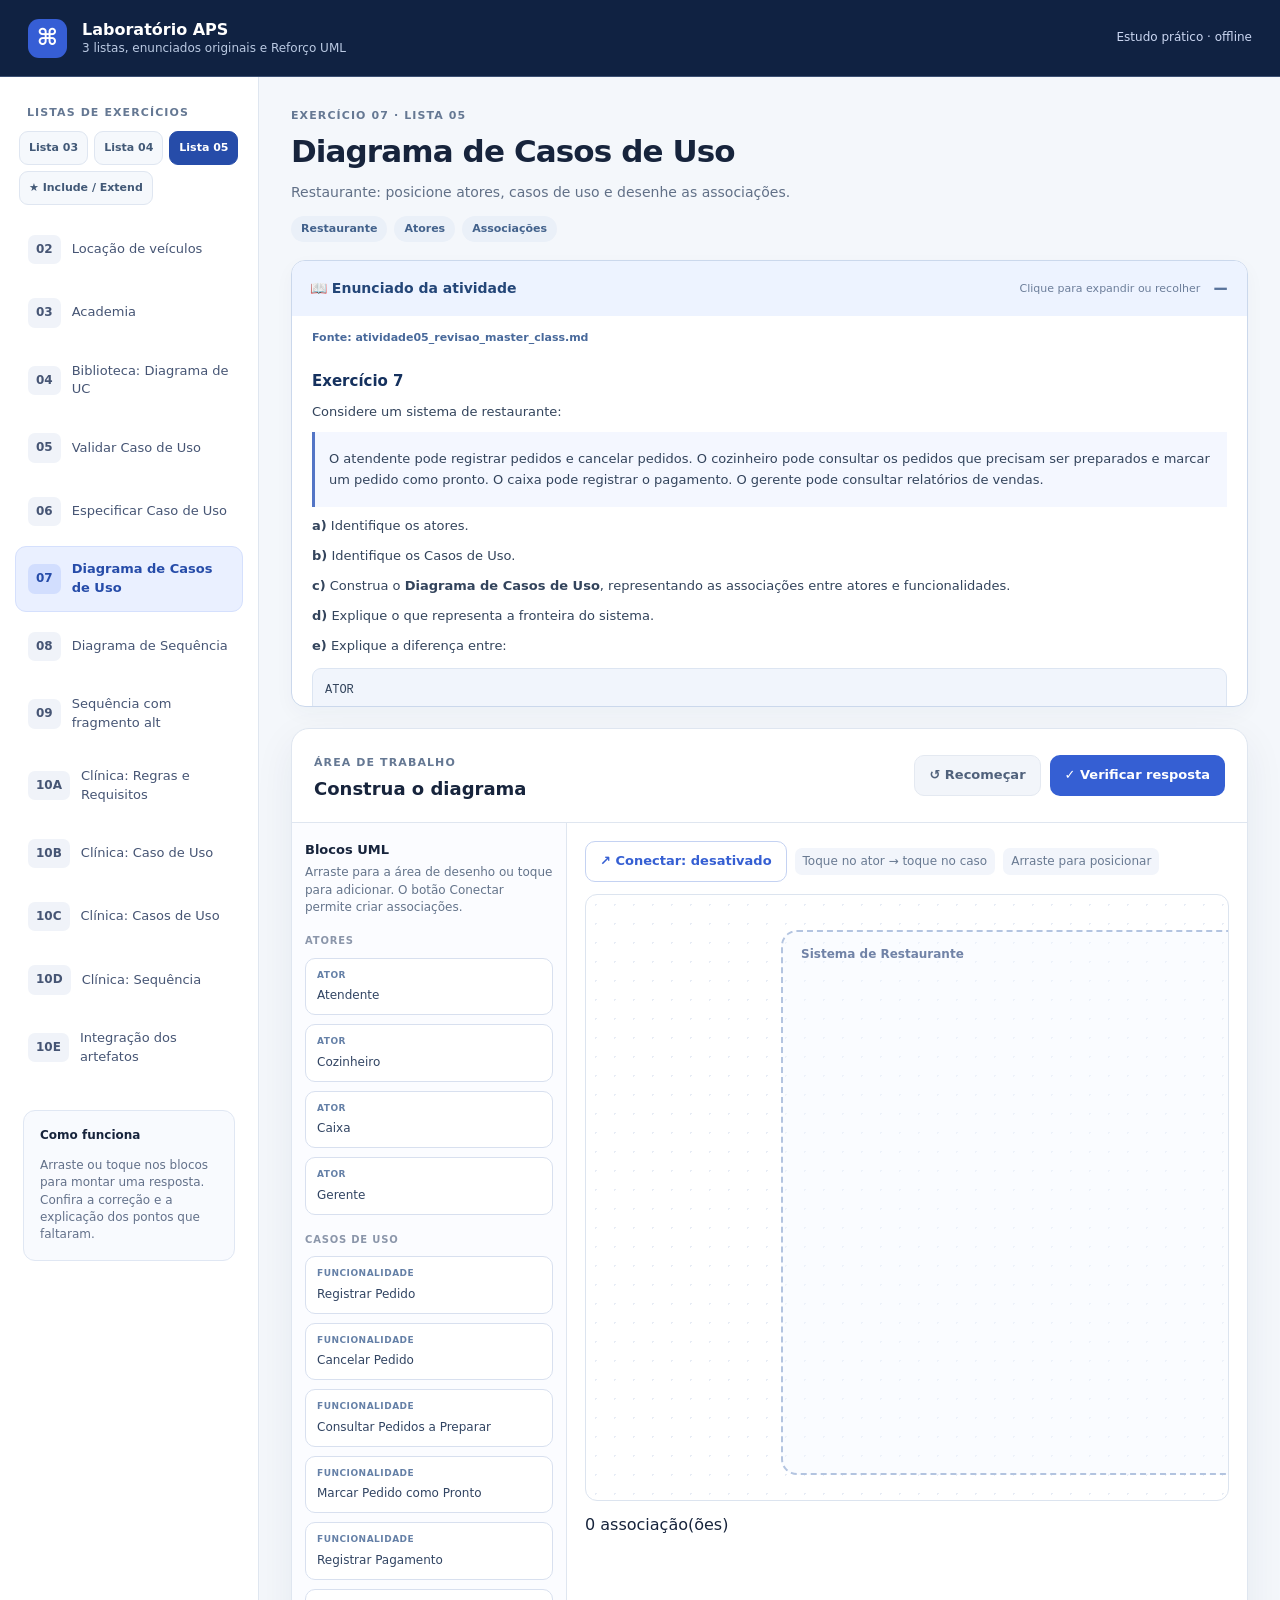
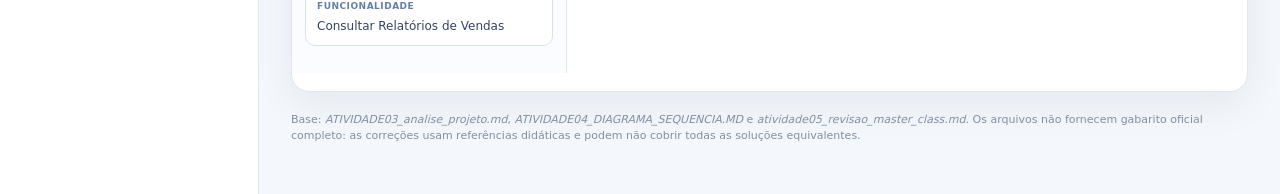
<file: index.html>
<!doctype html>
<html lang="pt-BR">
<head>
  <meta charset="utf-8">
  <meta name="viewport" content="width=device-width, initial-scale=1">
  <meta name="theme-color" content="#0b1730">
  <title>Laboratório APS — 3 listas + Reforço UML</title>
  <link rel="stylesheet" href="style.css">
</head>
<body>
  <header class="topbar">
    <div class="brand-icon" aria-hidden="true">⌘</div>
    <div class="brand-copy">
      <strong>Laboratório APS</strong>
      <span>3 listas, enunciados originais e Reforço UML</span>
    </div>
    <div class="topbar-right">Estudo prático · offline</div>
  </header>

  <div class="app-shell">
    <aside class="sidebar">
      <div class="sidebar-title">LISTAS DE EXERCÍCIOS</div>
      <div class="list-filter" aria-label="Filtrar por lista">
        <button type="button" class="list-tab" data-list="Lista 03">Lista 03</button>
        <button type="button" class="list-tab" data-list="Lista 04">Lista 04</button>
        <button type="button" class="list-tab" data-list="Lista 05">Lista 05</button>
        <button type="button" class="list-tab" data-list="Reforço UML">★ Include / Extend</button>
      </div>
      <nav id="exercise-list" aria-label="Escolha o exercício"></nav>
      <div class="sidebar-note">
        <strong>Como funciona</strong>
        <p>Arraste ou toque nos blocos para montar uma resposta. Confira a correção e a explicação dos pontos que faltaram.</p>
      </div>
    </aside>

    <main class="main-content">
      <section class="intro">
        <div class="eyebrow" id="exercise-id">EXERCÍCIO 07</div>
        <h1 id="exercise-title">Diagramas de Casos de Uso</h1>
        <p id="exercise-description"></p>
        <div class="legend" id="exercise-tags"></div>
        <details id="statement-panel" class="statement-panel" open><summary><span>📖 Enunciado da atividade</span><span class="statement-hint">Clique para expandir ou recolher</span></summary><div id="statement-source" class="statement-source"></div><div id="statement-body" class="statement-body"></div></details>
      </section>

      <section class="workspace-panel" aria-label="Editor interativo">
        <div class="panel-heading">
          <div>
            <span class="panel-eyebrow">ÁREA DE TRABALHO</span>
            <h2 id="workspace-title">Construa sua resposta</h2>
          </div>
          <div class="toolbar">
            <button id="reset-button" class="btn btn-subtle" type="button">↺ Recomeçar</button>
            <button id="check-button" class="btn btn-primary" type="button">✓ Verificar resposta</button>
          </div>
        </div>

        <div class="workspace-layout" id="workspace-layout"></div>
        <div class="feedback" id="feedback" aria-live="polite"></div>
      </section>

      <footer class="footer">
        Base: <em>ATIVIDADE03_analise_projeto.md</em>, <em>ATIVIDADE04_DIAGRAMA_SEQUENCIA.MD</em> e <em>atividade05_revisao_master_class.md</em>.
        Os arquivos não fornecem gabarito oficial completo: as correções usam referências didáticas e podem não cobrir todas as soluções equivalentes.
      </footer>
    </main>
  </div>

  <script src="app.js" defer></script>
</body>
</html>
</file>
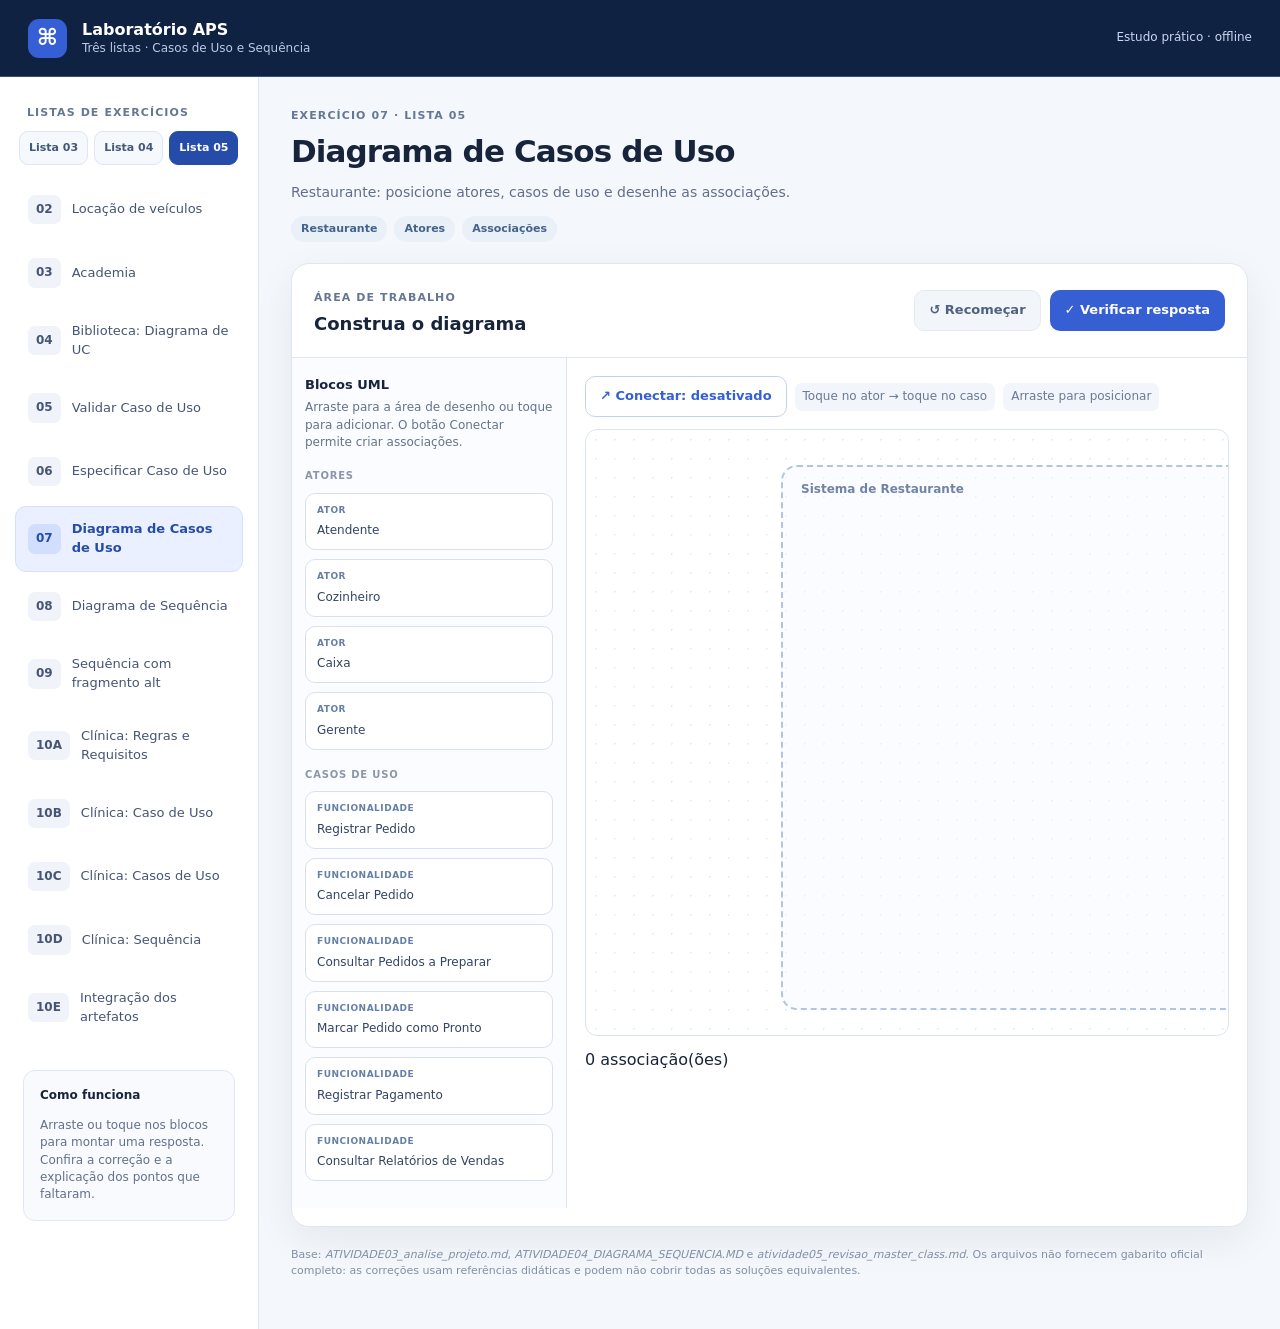
<file: estudos_lista/index.html>
<!doctype html>
<html lang="pt-BR">
<head>
  <meta charset="utf-8">
  <meta name="viewport" content="width=device-width, initial-scale=1">
  <meta name="theme-color" content="#0b1730">
  <title>Laboratório APS — 3 listas</title>
  <link rel="stylesheet" href="style.css">
</head>
<body>
  <header class="topbar">
    <div class="brand-icon" aria-hidden="true">⌘</div>
    <div class="brand-copy">
      <strong>Laboratório APS</strong>
      <span>Três listas · Casos de Uso e Sequência</span>
    </div>
    <div class="topbar-right">Estudo prático · offline</div>
  </header>

  <div class="app-shell">
    <aside class="sidebar">
      <div class="sidebar-title">LISTAS DE EXERCÍCIOS</div>
      <div class="list-filter" aria-label="Filtrar por lista">
        <button type="button" class="list-tab" data-list="Lista 03">Lista 03</button>
        <button type="button" class="list-tab" data-list="Lista 04">Lista 04</button>
        <button type="button" class="list-tab" data-list="Lista 05">Lista 05</button>
      </div>
      <nav id="exercise-list" aria-label="Escolha o exercício"></nav>
      <div class="sidebar-note">
        <strong>Como funciona</strong>
        <p>Arraste ou toque nos blocos para montar uma resposta. Confira a correção e a explicação dos pontos que faltaram.</p>
      </div>
    </aside>

    <main class="main-content">
      <section class="intro">
        <div class="eyebrow" id="exercise-id">EXERCÍCIO 07</div>
        <h1 id="exercise-title">Diagramas de Casos de Uso</h1>
        <p id="exercise-description"></p>
        <div class="legend" id="exercise-tags"></div>
      </section>

      <section class="workspace-panel" aria-label="Editor interativo">
        <div class="panel-heading">
          <div>
            <span class="panel-eyebrow">ÁREA DE TRABALHO</span>
            <h2 id="workspace-title">Construa sua resposta</h2>
          </div>
          <div class="toolbar">
            <button id="reset-button" class="btn btn-subtle" type="button">↺ Recomeçar</button>
            <button id="check-button" class="btn btn-primary" type="button">✓ Verificar resposta</button>
          </div>
        </div>

        <div class="workspace-layout" id="workspace-layout"></div>
        <div class="feedback" id="feedback" aria-live="polite"></div>
      </section>

      <footer class="footer">
        Base: <em>ATIVIDADE03_analise_projeto.md</em>, <em>ATIVIDADE04_DIAGRAMA_SEQUENCIA.MD</em> e <em>atividade05_revisao_master_class.md</em>.
        Os arquivos não fornecem gabarito oficial completo: as correções usam referências didáticas e podem não cobrir todas as soluções equivalentes.
      </footer>
    </main>
  </div>

  <script src="app.js"></script>
</body>
</html>
</file>
<file: style.css>
:root {
  --background: #f4f7fb;
  --white: #ffffff;
  --ink: #17243c;
  --muted: #64748b;
  --border: #dfe6f0;
  --navy: #102242;
  --navy-light: #243a62;
  --blue: #355fd3;
  --blue-light: #eaf0ff;
  --green: #17754d;
  --green-bg: #e9f9f1;
  --red: #a43b35;
  --red-bg: #fff0ed;
  --orange: #9c621c;
  --orange-bg: #fff5e6;
  --shadow: 0 13px 40px rgba(20, 44, 80, .065);
}

* { box-sizing: border-box; }

body {
  margin: 0;
  min-height: 100vh;
  background: var(--background);
  color: var(--ink);
  font-family: Inter, system-ui, -apple-system, BlinkMacSystemFont, "Segoe UI", sans-serif;
  line-height: 1.45;
}

button, select { font: inherit; }
button { cursor: pointer; }
button:disabled { opacity: .4; cursor: not-allowed; }
button:focus-visible, select:focus-visible, .palette-card:focus-visible, .canvas-node:focus-visible {
  outline: 3px solid #90afff;
  outline-offset: 3px;
}

.topbar {
  height: 77px;
  padding: 0 28px;
  background: var(--navy);
  color: white;
  display: flex;
  gap: 15px;
  align-items: center;
  border-bottom: 1px solid #3b4f72;
}
.brand-icon {
  display: grid;
  place-items: center;
  width: 39px;
  height: 39px;
  background: #365ed5;
  border-radius: 11px;
  font-size: 23px;
  font-weight: 700;
}
.brand-copy { display: flex; flex-direction: column; line-height: 1.3; }
.brand-copy strong { font-size: 16px; }
.brand-copy span { color: #bbcae3; font-size: 12px; }
.topbar-right { margin-left: auto; font-size: 12px; color: #cbd7f2; }

.app-shell { display: flex; min-height: calc(100vh - 77px); }
.sidebar {
  width: 259px;
  flex-shrink: 0;
  background: var(--white);
  border-right: 1px solid var(--border);
  padding: 28px 15px;
}
.sidebar-title, .eyebrow, .panel-eyebrow {
  color: #657893;
  font-size: 11px;
  font-weight: 800;
  letter-spacing: 1.1px;
}
.sidebar-title { margin: 0 12px 16px; }
.exercise-item {
  width: 100%;
  display: flex;
  align-items: center;
  gap: 11px;
  padding: 13px 12px;
  margin-bottom: 6px;
  text-align: left;
  background: transparent;
  color: #465574;
  border: 1px solid transparent;
  border-radius: 11px;
}
.exercise-item:hover { background: #f0f4fc; }
.exercise-item.active {
  background: var(--blue-light);
  color: #264ca9;
  border-color: #d5e0fd;
  font-weight: 700;
}
.exercise-number {
  font-size: 12px;
  font-weight: 800;
  padding: 6px 8px;
  border-radius: 7px;
  background: #f0f3f9;
}
.exercise-item.active .exercise-number { background: #d2defe; }
.exercise-label { font-size: 13px; flex: 1; }
.sidebar-note {
  margin: 30px 8px;
  padding: 16px;
  border: 1px solid #e0e7f3;
  background: #f8fafe;
  border-radius: 12px;
  font-size: 12px;
}
.sidebar-note p { color: #63718a; margin-bottom: 0; }

.main-content { width: 100%; min-width: 0; max-width: 1620px; padding: 31px 32px 50px; }
.intro { margin-bottom: 21px; }
h1 { font-size: clamp(24px, 3vw, 31px); letter-spacing: -.9px; margin: 5px 0 8px; }
.intro p { color: #617087; font-size: 14px; margin: 0 0 14px; max-width: 940px; }
.legend { display: flex; flex-wrap: wrap; gap: 7px; }
.tag { color: #43628c; background: #eaf0f8; border-radius: 20px; font-size: 11px; padding: 5px 10px; font-weight: 650; }
.workspace-panel {
  background: white;
  border: 1px solid var(--border);
  box-shadow: var(--shadow);
  border-radius: 18px;
  overflow: hidden;
}
.panel-heading {
  padding: 20px 22px;
  border-bottom: 1px solid var(--border);
  display: flex;
  align-items: center;
  justify-content: space-between;
  gap: 16px;
  flex-wrap: wrap;
}
h2 { font-size: 18px; margin: 4px 0 0; }
.toolbar { display: flex; gap: 9px; flex-wrap: wrap; }
.btn {
  border: 1px solid transparent;
  border-radius: 10px;
  padding: 10px 14px;
  font-size: 13px;
  font-weight: 750;
  transition: background .15s, transform .15s;
}
.btn:active:not(:disabled) { transform: scale(.98); }
.btn-primary { background: var(--blue); color: white; }
.btn-primary:hover { background: #2448a9; }
.btn-subtle { background: #f2f5fa; color: #50617b; border-color: #e4e9f1; }
.btn-subtle:hover { background: #e7edf7; }
.btn-small { padding: 6px 9px; font-size: 11px; }
.btn-outline { background: white; color: var(--blue); border-color: #c4d2f2; }

.workspace-layout { display: flex; min-height: 530px; }
.palette {
  width: 275px;
  background: #fbfcff;
  padding: 18px 13px;
  border-right: 1px solid var(--border);
  flex-shrink: 0;
}
.palette h3 { margin: 0 0 4px; font-size: 13px; }
.palette-help { margin: 0 0 14px; color: var(--muted); font-size: 12px; }
.palette-card {
  display: block;
  width: 100%;
  text-align: left;
  background: white;
  border: 1px solid #d8e0ef;
  border-radius: 10px;
  margin-bottom: 9px;
  padding: 10px 11px;
  color: #314462;
  font-size: 12px;
  line-height: 1.5;
  touch-action: manipulation;
  cursor: grab;
}
.palette-card:hover { border-color: #819cea; background: #f8faff; }
.palette-card:active { cursor: grabbing; }
.palette-card.added { opacity: .38; background: #eef2f9; }
.card-type { display: block; text-transform: uppercase; letter-spacing: .5px; font-size: 9px; font-weight: 800; color: #6580a7; margin-bottom: 4px; }
.palette-split-title { font-size: 10px; letter-spacing: .8px; font-weight: 800; color: #8b96aa; margin: 18px 0 9px; }
.board-zone { flex: 1; min-width: 0; padding: 18px; }
.board-help { display: flex; flex-wrap: wrap; gap: 8px; margin-bottom: 12px; color: #697a92; font-size: 12px; align-items: center; }
.board-help .hint { padding: 5px 8px; border-radius: 7px; background: #f2f5fb; }

.diagram-scroller {
  width: 100%;
  overflow-x: auto;
  overflow-y: hidden;
  border: 1px solid #dce4ef;
  border-radius: 12px;
  background-color: #fff;
  background-image: radial-gradient(#e7ecf5 1px, transparent 1px);
  background-size: 19px 19px;
}
.diagram-stage { height: 605px; width: 985px; position: relative; }
.system-boundary {
  position: absolute;
  top: 35px;
  left: 195px;
  width: 765px;
  height: 545px;
  background: rgba(244, 249, 255, .48);
  border: 2px dashed #b3c4e0;
  border-radius: 16px;
  pointer-events: none;
}
.system-label { color: #7183a7; font-size: 12px; font-weight: 700; margin: 14px 18px; }
.connection-svg { position: absolute; inset: 0; pointer-events: none; }
.canvas-node {
  position: absolute;
  min-width: 118px;
  width: 168px;
  height: 65px;
  background: white;
  border: 2px solid #7c99c6;
  box-shadow: 0 3px 12px rgba(34, 61, 109, .09);
  display: grid;
  place-items: center;
  text-align: center;
  padding: 7px 12px;
  font-size: 12px;
  font-weight: 700;
  color: #334e75;
  user-select: none;
  touch-action: none;
  cursor: grab;
  z-index: 2;
}
.canvas-node.case { border-radius: 50%; background: #eaf0ff; }
.canvas-node.actor {
  border: none;
  background: transparent;
  box-shadow: none;
  width: 148px;
  height: 103px;
  display: flex;
  align-items: center;
  flex-direction: column;
  justify-content: center;
  gap: 0;
}
.canvas-node.actor svg { flex-shrink: 0; }
.canvas-node.selected { outline: 3px solid #f9bb57; outline-offset: 2px; }
.canvas-node.moving { cursor: grabbing; }
.inline-links { display: flex; flex-wrap: wrap; align-items: center; gap: 6px; margin-top: 12px; }
.link-pill { background: #f1f5fc; padding: 6px 9px; border-radius: 7px; font-size: 11px; }
.link-pill button { background: transparent; border: 0; color: #b65b52; font-weight: 800; padding: 0 0 0 6px; }

.connect-active { background: #fff3dd; border-color: #f1cc7f; color: #80531d; }

.case-sections { display: flex; flex-direction: column; gap: 12px; }
.case-section {
  border: 1px dashed #c8d5e9;
  border-radius: 12px;
  min-height: 90px;
  background: #f9fbff;
  padding: 12px;
}
.case-section.active { border: 2px solid #5a7fdc; background: #f4f7ff; }
.section-heading { display: flex; align-items: center; justify-content: space-between; gap: 8px; margin-bottom: 10px; }
.section-heading strong { font-size: 12px; }
.section-count { font-size: 11px; color: #8292a7; }
.case-block {
  background: white;
  border: 1px solid #d7e2f2;
  padding: 10px;
  border-radius: 9px;
  font-size: 12px;
  margin-top: 7px;
  display: flex;
  gap: 9px;
  align-items: flex-start;
}
.case-block span { flex: 1; }
.case-block-actions { white-space: nowrap; display: flex; gap: 3px; }
.mini-btn { background: #edf2fa; color: #59718f; border: none; border-radius: 5px; padding: 2px 5px; font-size: 12px; }
.mini-btn:hover { background: #d7e4fb; }
.section-empty { color: #9ba9bd; font-size: 11px; font-style: italic; }

.participants-row { display: flex; flex-wrap: wrap; align-items: stretch; gap: 8px; margin: 10px 0; min-height: 64px; }
.participant-tile {
  background: #ecf3ff;
  border: 1px solid #c5d5f1;
  padding: 7px 10px;
  border-radius: 9px;
  font-size: 11px;
  color: #37547e;
  font-weight: 750;
}
.participant-actions { display: flex; gap: 5px; justify-content: center; margin-top: 5px; }
.participant-actions button { font-size: 11px; padding: 2px 5px; border: none; border-radius: 5px; color: #5e7cb4; background: #dbe7fc; }
.message-legend { display:flex; flex-wrap:wrap; align-items:center; gap:17px; margin: 0 0 10px; color:#4a5e7a; font-size:11px; font-weight:650; }
.message-legend span { display:inline-flex; align-items:center; gap:5px; }
.message-legend svg { flex-shrink:0; }
.sequence-preview { overflow: auto; border: 1px solid #dce4ef; border-radius: 12px; background: white; margin: 0 0 18px; }
.sequence-preview svg { display: block; }
.step-list { list-style: none; padding: 0; margin: 0; }
.step-row {
  display: grid;
  grid-template-columns: 30px minmax(145px, 1.3fr) minmax(115px, 1fr) minmax(115px, 1fr) minmax(115px, .8fr) 79px;
  gap: 8px;
  align-items: center;
  border: 1px solid #e0e7f3;
  border-radius: 9px;
  padding: 8px;
  margin-bottom: 8px;
  background: #f9fbff;
}
.step-row select { width: 100%; min-width: 0; background: white; border: 1px solid #cbd5e3; border-radius: 7px; font-size: 11px; padding: 7px 5px; }
.step-row .step-action { font-size: 11px; font-weight: 700; overflow-wrap: anywhere; }
.step-row .step-number { color: #738aab; font-weight: 800; font-size: 11px; }
.step-controls { display: flex; gap: 3px; }
.step-controls button { background: #e7eef9; border: 0; border-radius: 5px; padding: 5px 6px; font-size: 12px; }
.step-empty { font-size: 12px; color: #93a2b7; padding: 22px; text-align: center; border: 2px dashed #d8e2f1; border-radius: 10px; }

.feedback { padding: 0 22px 18px; }
.feedback:not(:empty) { padding-top: 19px; border-top: 1px solid var(--border); }
.feedback h3 { margin: 0 0 10px; font-size: 16px; }
.feedback-summary { display: flex; align-items: center; justify-content: space-between; gap: 12px; flex-wrap: wrap; margin-bottom: 16px; }
.feedback-score { font-size: 26px; font-weight: 800; letter-spacing: -1px; }
.feedback-line { border-radius: 9px; padding: 10px 12px; margin: 8px 0; font-size: 12px; }
.feedback-line.good { background: var(--green-bg); color: var(--green); }
.feedback-line.bad { background: var(--red-bg); color: var(--red); }
.feedback-line.note { background: var(--orange-bg); color: var(--orange); }
.reference-example { background: #f8faff; padding: 14px; border: 1px solid #dce6f5; border-radius: 11px; margin-top: 16px; }
.reference-example h4 { margin: 0 0 8px; font-size: 13px; }
.reference-example p { margin: 4px 0; font-size: 12px; }
.reference-example ol { font-size: 12px; padding-left: 20px; }
.footer { margin: 20px 0 0; color: #8190a6; font-size: 11px; }

@media (max-width: 1080px) {
  .sidebar { width: 213px; }
  .main-content { padding: 25px 20px; }
  .palette { width: 231px; }
  .step-row { grid-template-columns: 25px 1.4fr 1fr 1fr; }
  .step-row select:nth-of-type(3) { grid-column: 2 / 4; }
}
@media (max-width: 760px) {
  .topbar { padding: 0 15px; }
  .topbar-right { display: none; }
  .app-shell { flex-direction: column; }
  .sidebar { width: 100%; border-right: none; border-bottom: 1px solid var(--border); padding: 12px; }
  .sidebar-title, .sidebar-note { display: none; }
  #exercise-list { display: flex; overflow-x: auto; gap: 5px; padding-bottom: 4px; }
  .exercise-item { width: auto; flex-shrink: 0; margin: 0; padding: 8px 9px; }
  .exercise-label { max-width: 110px; }
  .main-content { padding: 18px 12px 35px; }
  .panel-heading { padding: 15px; }
  .workspace-layout { flex-direction: column; }
  .palette { width: 100%; padding: 12px; border-right: none; border-bottom: 1px solid var(--border); max-height: 260px; overflow-y: auto; }
  .board-zone { padding: 12px; }
  .step-row { grid-template-columns: 25px minmax(100px, 1fr) minmax(80px, 1fr); }
  .step-row .step-action { grid-column: 2 / 4; }
  .step-row select:nth-of-type(3) { grid-column: auto; }
  .feedback { padding-left: 14px; padding-right: 14px; }
}

/* Laboratório ampliado — navegação pelas três listas */
.list-filter { display:flex; flex-wrap:wrap; gap:6px; margin: 0 4px 16px; }
.list-tab { border:1px solid #dfe6f1; background:#f5f8fc; padding:8px 9px; border-radius:9px; color:#425977; font-size:11px; font-weight:800; }
.list-tab.active { background:#264ca9; color:white; border-color:#264ca9; }
.sidebar-title { margin-bottom:10px; }
.quiz-board { width:100%; min-width:0; padding:23px; display:grid;gap:14px; }
.quiz-question { border:1px solid #dfe6f1; padding:17px; border-radius:13px; min-width:0; background:#fff; }
.quiz-question legend { font-size:13px; color:#193252; font-weight:750; padding:0 8px; }
.quiz-number { display:inline-flex; align-items:center; justify-content:center; background:#e8efff; border-radius:8px; width:25px; height:25px; margin-right:7px; font-size:12px; }
.quiz-option { display:flex; align-items:flex-start; gap:9px; border:1px solid #e5ebf4; background:#f9fbff; padding:10px 12px; border-radius:9px; font-size:12px; margin:7px 0; cursor:pointer; }
.quiz-option:hover { border-color:#a4bcf2; }
.quiz-option:has(input:checked) { border-color:#527cda; background:#eef3ff; }
.quiz-option input { margin:2px 0 0; flex-shrink:0; accent-color:#355fd3; }
.quiz-option span {flex:1;}
.step-row { grid-template-columns: 25px minmax(145px, 1.5fr) repeat(4,minmax(105px,1fr)) 77px; }
@media (max-width:1100px) {
 .step-row { grid-template-columns:25px minmax(140px,1fr) repeat(2,minmax(110px,1fr)); }
 .step-row select:nth-of-type(3), .step-row select:nth-of-type(4) { grid-column:auto; }
 .step-row .step-controls { grid-column: 2/-1; justify-content:flex-end; }
}
@media (max-width:760px) {
 .list-filter {margin-bottom:8px;}
 .quiz-board {padding:13px;}
 .quiz-question {padding:11px;}
 .step-row {grid-template-columns:25px minmax(90px,1fr) minmax(90px,1fr);}
 .step-row .step-action {grid-column:2/-1;}
 .step-row select:nth-of-type(3), .step-row select:nth-of-type(4) {grid-column:auto;}
}
/* Enunciados das listas exibidos no próprio laboratório */
.statement-panel {margin-top:18px;border:1px solid #cbd8ec;border-radius:14px;background:white;box-shadow:0 7px 20px rgba(20,44,80,.035);overflow:hidden}
.statement-panel summary {list-style:none;cursor:pointer;display:flex;align-items:center;justify-content:space-between;gap:12px;background:#edf3ff;color:#244678;padding:13px 18px;font-size:14px;font-weight:800}
.statement-panel summary::-webkit-details-marker{display:none}
.statement-panel summary::after {content:'−';font-size:20px;color:#59739b;order:5}
.statement-panel:not([open]) summary::after{content:'+'}
.statement-hint {font-size:11px;font-weight:500;color:#6c7e9a;margin-left:auto}
.statement-source {color:#48699b;padding:14px 20px 0;font-size:11px;font-weight:700;overflow-wrap:anywhere}
.statement-body {padding:7px 20px 17px;max-height:360px;overflow:auto;line-height:1.6;font-size:13px;color:#33445c}
.statement-body h1,.statement-body h2,.statement-body h3{font-size:15px;letter-spacing:0;margin:16px 0 9px;color:#15315e}
.statement-body p{font-size:13px;max-width:none;line-height:1.6;margin:9px 0;color:#33445c}
.statement-body pre{padding:12px;background:#f1f5fc;border:1px solid #dce5f2;border-radius:9px;white-space:pre-wrap;overflow-wrap:anywhere;font-size:12px}
.statement-body code{padding:2px 4px;background:#edf2fc;border-radius:4px;font-size:12px}
.statement-body pre code{background:transparent;padding:0}
.statement-body li{margin:4px 0}.statement-body blockquote{border-left:3px solid #5375c6;margin:9px 0;padding:8px 14px;background:#f4f7ff}
.statement-body table{border-collapse:collapse;max-width:100%;font-size:12px}.statement-body td,.statement-body th{border:1px solid #dbe4f2;padding:6px}
/* Oficina visual de relacionamentos UML */
.rel-zone {min-width:0}.rel-toolbar label{display:flex;align-items:center;gap:8px;font-size:12px;font-weight:800;color:#244269}
.rel-toolbar select{font-size:12px;border:1px solid #c7d8ed;border-radius:8px;padding:7px;background:white;color:#213a5c;max-width:225px}
.rel-scroll{width:100%;overflow:auto;border:1px solid #d9e3f2;border-radius:12px;background:#fff}
.rel-stage{width:1000px;height:480px;position:relative;background-image:radial-gradient(#e5ecf7 0.7px,transparent 0.7px);background-size:16px 16px}
.rel-system{position:absolute;top:16px;left:30px;right:30px;bottom:16px;border:2px solid #a6b9d9;border-radius:9px;pointer-events:none}
.rel-system span{position:absolute;top:-1px;left:16px;background:white;padding:6px 12px;font-size:12px;font-weight:800;color:#566c90}
#rel-svg{position:absolute;inset:0;pointer-events:none;z-index:1}
.rel-node{position:absolute;z-index:2;width:185px;min-height:64px;display:grid;place-items:center;padding:7px 12px;border:2px solid #456ac0;border-radius:50%;background:#eff4ff;font-size:13px;font-weight:750;color:#24437d;line-height:1.2;text-align:center;cursor:grab;user-select:none;touch-action:none}
.rel-node:active{cursor:grabbing}.rel-node.selected{border-color:#ce7b22;background:#fff2df;box-shadow:0 0 0 4px #ffe7c8}
.rel-list{display:flex;flex-wrap:wrap;gap:7px;padding-top:13px}
.rel-list>p{width:100%;margin:0}
.rel-chip{display:inline-flex;align-items:center;gap:7px;font-size:11px;color:#415e8f;background:#edf3fe;border:1px solid #d6e1f3;border-radius:9px;padding:8px;max-width:100%}
.rel-chip button{border:0;background:#fff;color:#9c3131;border-radius:5px;font-size:16px;cursor:pointer}
.rel-explanation{font-size:12px;color:#4d617e;border:1px solid #d7e3f4;border-radius:11px;padding:13px;margin-top:14px;background:#f3f7ff}
.rel-explanation p{font-size:12px;margin:9px 0}
.rel-explanation code{background:#e3ecfb;padding:2px 5px;border-radius:5px}
@media(max-width:760px){.statement-body{max-height:320px;padding:8px 12px}.statement-source{padding:12px 12px 0}.statement-hint{font-size:10px}}
</file>
<file: estudos_lista/style.css>
:root {
  --background: #f4f7fb;
  --white: #ffffff;
  --ink: #17243c;
  --muted: #64748b;
  --border: #dfe6f0;
  --navy: #102242;
  --navy-light: #243a62;
  --blue: #355fd3;
  --blue-light: #eaf0ff;
  --green: #17754d;
  --green-bg: #e9f9f1;
  --red: #a43b35;
  --red-bg: #fff0ed;
  --orange: #9c621c;
  --orange-bg: #fff5e6;
  --shadow: 0 13px 40px rgba(20, 44, 80, .065);
}

* { box-sizing: border-box; }

body {
  margin: 0;
  min-height: 100vh;
  background: var(--background);
  color: var(--ink);
  font-family: Inter, system-ui, -apple-system, BlinkMacSystemFont, "Segoe UI", sans-serif;
  line-height: 1.45;
}

button, select { font: inherit; }
button { cursor: pointer; }
button:disabled { opacity: .4; cursor: not-allowed; }
button:focus-visible, select:focus-visible, .palette-card:focus-visible, .canvas-node:focus-visible {
  outline: 3px solid #90afff;
  outline-offset: 3px;
}

.topbar {
  height: 77px;
  padding: 0 28px;
  background: var(--navy);
  color: white;
  display: flex;
  gap: 15px;
  align-items: center;
  border-bottom: 1px solid #3b4f72;
}
.brand-icon {
  display: grid;
  place-items: center;
  width: 39px;
  height: 39px;
  background: #365ed5;
  border-radius: 11px;
  font-size: 23px;
  font-weight: 700;
}
.brand-copy { display: flex; flex-direction: column; line-height: 1.3; }
.brand-copy strong { font-size: 16px; }
.brand-copy span { color: #bbcae3; font-size: 12px; }
.topbar-right { margin-left: auto; font-size: 12px; color: #cbd7f2; }

.app-shell { display: flex; min-height: calc(100vh - 77px); }
.sidebar {
  width: 259px;
  flex-shrink: 0;
  background: var(--white);
  border-right: 1px solid var(--border);
  padding: 28px 15px;
}
.sidebar-title, .eyebrow, .panel-eyebrow {
  color: #657893;
  font-size: 11px;
  font-weight: 800;
  letter-spacing: 1.1px;
}
.sidebar-title { margin: 0 12px 16px; }
.exercise-item {
  width: 100%;
  display: flex;
  align-items: center;
  gap: 11px;
  padding: 13px 12px;
  margin-bottom: 6px;
  text-align: left;
  background: transparent;
  color: #465574;
  border: 1px solid transparent;
  border-radius: 11px;
}
.exercise-item:hover { background: #f0f4fc; }
.exercise-item.active {
  background: var(--blue-light);
  color: #264ca9;
  border-color: #d5e0fd;
  font-weight: 700;
}
.exercise-number {
  font-size: 12px;
  font-weight: 800;
  padding: 6px 8px;
  border-radius: 7px;
  background: #f0f3f9;
}
.exercise-item.active .exercise-number { background: #d2defe; }
.exercise-label { font-size: 13px; flex: 1; }
.sidebar-note {
  margin: 30px 8px;
  padding: 16px;
  border: 1px solid #e0e7f3;
  background: #f8fafe;
  border-radius: 12px;
  font-size: 12px;
}
.sidebar-note p { color: #63718a; margin-bottom: 0; }

.main-content { width: 100%; min-width: 0; max-width: 1620px; padding: 31px 32px 50px; }
.intro { margin-bottom: 21px; }
h1 { font-size: clamp(24px, 3vw, 31px); letter-spacing: -.9px; margin: 5px 0 8px; }
.intro p { color: #617087; font-size: 14px; margin: 0 0 14px; max-width: 940px; }
.legend { display: flex; flex-wrap: wrap; gap: 7px; }
.tag { color: #43628c; background: #eaf0f8; border-radius: 20px; font-size: 11px; padding: 5px 10px; font-weight: 650; }
.workspace-panel {
  background: white;
  border: 1px solid var(--border);
  box-shadow: var(--shadow);
  border-radius: 18px;
  overflow: hidden;
}
.panel-heading {
  padding: 20px 22px;
  border-bottom: 1px solid var(--border);
  display: flex;
  align-items: center;
  justify-content: space-between;
  gap: 16px;
  flex-wrap: wrap;
}
h2 { font-size: 18px; margin: 4px 0 0; }
.toolbar { display: flex; gap: 9px; flex-wrap: wrap; }
.btn {
  border: 1px solid transparent;
  border-radius: 10px;
  padding: 10px 14px;
  font-size: 13px;
  font-weight: 750;
  transition: background .15s, transform .15s;
}
.btn:active:not(:disabled) { transform: scale(.98); }
.btn-primary { background: var(--blue); color: white; }
.btn-primary:hover { background: #2448a9; }
.btn-subtle { background: #f2f5fa; color: #50617b; border-color: #e4e9f1; }
.btn-subtle:hover { background: #e7edf7; }
.btn-small { padding: 6px 9px; font-size: 11px; }
.btn-outline { background: white; color: var(--blue); border-color: #c4d2f2; }

.workspace-layout { display: flex; min-height: 530px; }
.palette {
  width: 275px;
  background: #fbfcff;
  padding: 18px 13px;
  border-right: 1px solid var(--border);
  flex-shrink: 0;
}
.palette h3 { margin: 0 0 4px; font-size: 13px; }
.palette-help { margin: 0 0 14px; color: var(--muted); font-size: 12px; }
.palette-card {
  display: block;
  width: 100%;
  text-align: left;
  background: white;
  border: 1px solid #d8e0ef;
  border-radius: 10px;
  margin-bottom: 9px;
  padding: 10px 11px;
  color: #314462;
  font-size: 12px;
  line-height: 1.5;
  touch-action: manipulation;
  cursor: grab;
}
.palette-card:hover { border-color: #819cea; background: #f8faff; }
.palette-card:active { cursor: grabbing; }
.palette-card.added { opacity: .38; background: #eef2f9; }
.card-type { display: block; text-transform: uppercase; letter-spacing: .5px; font-size: 9px; font-weight: 800; color: #6580a7; margin-bottom: 4px; }
.palette-split-title { font-size: 10px; letter-spacing: .8px; font-weight: 800; color: #8b96aa; margin: 18px 0 9px; }
.board-zone { flex: 1; min-width: 0; padding: 18px; }
.board-help { display: flex; flex-wrap: wrap; gap: 8px; margin-bottom: 12px; color: #697a92; font-size: 12px; align-items: center; }
.board-help .hint { padding: 5px 8px; border-radius: 7px; background: #f2f5fb; }

.diagram-scroller {
  width: 100%;
  overflow-x: auto;
  overflow-y: hidden;
  border: 1px solid #dce4ef;
  border-radius: 12px;
  background-color: #fff;
  background-image: radial-gradient(#e7ecf5 1px, transparent 1px);
  background-size: 19px 19px;
}
.diagram-stage { height: 605px; width: 985px; position: relative; }
.system-boundary {
  position: absolute;
  top: 35px;
  left: 195px;
  width: 765px;
  height: 545px;
  background: rgba(244, 249, 255, .48);
  border: 2px dashed #b3c4e0;
  border-radius: 16px;
  pointer-events: none;
}
.system-label { color: #7183a7; font-size: 12px; font-weight: 700; margin: 14px 18px; }
.connection-svg { position: absolute; inset: 0; pointer-events: none; }
.canvas-node {
  position: absolute;
  min-width: 118px;
  width: 168px;
  height: 65px;
  background: white;
  border: 2px solid #7c99c6;
  box-shadow: 0 3px 12px rgba(34, 61, 109, .09);
  display: grid;
  place-items: center;
  text-align: center;
  padding: 7px 12px;
  font-size: 12px;
  font-weight: 700;
  color: #334e75;
  user-select: none;
  touch-action: none;
  cursor: grab;
  z-index: 2;
}
.canvas-node.case { border-radius: 50%; background: #eaf0ff; }
.canvas-node.actor {
  border: none;
  background: transparent;
  box-shadow: none;
  width: 148px;
  height: 103px;
  display: flex;
  align-items: center;
  flex-direction: column;
  justify-content: center;
  gap: 0;
}
.canvas-node.actor svg { flex-shrink: 0; }
.canvas-node.selected { outline: 3px solid #f9bb57; outline-offset: 2px; }
.canvas-node.moving { cursor: grabbing; }
.inline-links { display: flex; flex-wrap: wrap; align-items: center; gap: 6px; margin-top: 12px; }
.link-pill { background: #f1f5fc; padding: 6px 9px; border-radius: 7px; font-size: 11px; }
.link-pill button { background: transparent; border: 0; color: #b65b52; font-weight: 800; padding: 0 0 0 6px; }

.connect-active { background: #fff3dd; border-color: #f1cc7f; color: #80531d; }

.case-sections { display: flex; flex-direction: column; gap: 12px; }
.case-section {
  border: 1px dashed #c8d5e9;
  border-radius: 12px;
  min-height: 90px;
  background: #f9fbff;
  padding: 12px;
}
.case-section.active { border: 2px solid #5a7fdc; background: #f4f7ff; }
.section-heading { display: flex; align-items: center; justify-content: space-between; gap: 8px; margin-bottom: 10px; }
.section-heading strong { font-size: 12px; }
.section-count { font-size: 11px; color: #8292a7; }
.case-block {
  background: white;
  border: 1px solid #d7e2f2;
  padding: 10px;
  border-radius: 9px;
  font-size: 12px;
  margin-top: 7px;
  display: flex;
  gap: 9px;
  align-items: flex-start;
}
.case-block span { flex: 1; }
.case-block-actions { white-space: nowrap; display: flex; gap: 3px; }
.mini-btn { background: #edf2fa; color: #59718f; border: none; border-radius: 5px; padding: 2px 5px; font-size: 12px; }
.mini-btn:hover { background: #d7e4fb; }
.section-empty { color: #9ba9bd; font-size: 11px; font-style: italic; }

.participants-row { display: flex; flex-wrap: wrap; align-items: stretch; gap: 8px; margin: 10px 0; min-height: 64px; }
.participant-tile {
  background: #ecf3ff;
  border: 1px solid #c5d5f1;
  padding: 7px 10px;
  border-radius: 9px;
  font-size: 11px;
  color: #37547e;
  font-weight: 750;
}
.participant-actions { display: flex; gap: 5px; justify-content: center; margin-top: 5px; }
.participant-actions button { font-size: 11px; padding: 2px 5px; border: none; border-radius: 5px; color: #5e7cb4; background: #dbe7fc; }
.message-legend { display:flex; flex-wrap:wrap; align-items:center; gap:17px; margin: 0 0 10px; color:#4a5e7a; font-size:11px; font-weight:650; }
.message-legend span { display:inline-flex; align-items:center; gap:5px; }
.message-legend svg { flex-shrink:0; }
.sequence-preview { overflow: auto; border: 1px solid #dce4ef; border-radius: 12px; background: white; margin: 0 0 18px; }
.sequence-preview svg { display: block; }
.step-list { list-style: none; padding: 0; margin: 0; }
.step-row {
  display: grid;
  grid-template-columns: 30px minmax(145px, 1.3fr) minmax(115px, 1fr) minmax(115px, 1fr) minmax(115px, .8fr) 79px;
  gap: 8px;
  align-items: center;
  border: 1px solid #e0e7f3;
  border-radius: 9px;
  padding: 8px;
  margin-bottom: 8px;
  background: #f9fbff;
}
.step-row select { width: 100%; min-width: 0; background: white; border: 1px solid #cbd5e3; border-radius: 7px; font-size: 11px; padding: 7px 5px; }
.step-row .step-action { font-size: 11px; font-weight: 700; overflow-wrap: anywhere; }
.step-row .step-number { color: #738aab; font-weight: 800; font-size: 11px; }
.step-controls { display: flex; gap: 3px; }
.step-controls button { background: #e7eef9; border: 0; border-radius: 5px; padding: 5px 6px; font-size: 12px; }
.step-empty { font-size: 12px; color: #93a2b7; padding: 22px; text-align: center; border: 2px dashed #d8e2f1; border-radius: 10px; }

.feedback { padding: 0 22px 18px; }
.feedback:not(:empty) { padding-top: 19px; border-top: 1px solid var(--border); }
.feedback h3 { margin: 0 0 10px; font-size: 16px; }
.feedback-summary { display: flex; align-items: center; justify-content: space-between; gap: 12px; flex-wrap: wrap; margin-bottom: 16px; }
.feedback-score { font-size: 26px; font-weight: 800; letter-spacing: -1px; }
.feedback-line { border-radius: 9px; padding: 10px 12px; margin: 8px 0; font-size: 12px; }
.feedback-line.good { background: var(--green-bg); color: var(--green); }
.feedback-line.bad { background: var(--red-bg); color: var(--red); }
.feedback-line.note { background: var(--orange-bg); color: var(--orange); }
.reference-example { background: #f8faff; padding: 14px; border: 1px solid #dce6f5; border-radius: 11px; margin-top: 16px; }
.reference-example h4 { margin: 0 0 8px; font-size: 13px; }
.reference-example p { margin: 4px 0; font-size: 12px; }
.reference-example ol { font-size: 12px; padding-left: 20px; }
.footer { margin: 20px 0 0; color: #8190a6; font-size: 11px; }

@media (max-width: 1080px) {
  .sidebar { width: 213px; }
  .main-content { padding: 25px 20px; }
  .palette { width: 231px; }
  .step-row { grid-template-columns: 25px 1.4fr 1fr 1fr; }
  .step-row select:nth-of-type(3) { grid-column: 2 / 4; }
}
@media (max-width: 760px) {
  .topbar { padding: 0 15px; }
  .topbar-right { display: none; }
  .app-shell { flex-direction: column; }
  .sidebar { width: 100%; border-right: none; border-bottom: 1px solid var(--border); padding: 12px; }
  .sidebar-title, .sidebar-note { display: none; }
  #exercise-list { display: flex; overflow-x: auto; gap: 5px; padding-bottom: 4px; }
  .exercise-item { width: auto; flex-shrink: 0; margin: 0; padding: 8px 9px; }
  .exercise-label { max-width: 110px; }
  .main-content { padding: 18px 12px 35px; }
  .panel-heading { padding: 15px; }
  .workspace-layout { flex-direction: column; }
  .palette { width: 100%; padding: 12px; border-right: none; border-bottom: 1px solid var(--border); max-height: 260px; overflow-y: auto; }
  .board-zone { padding: 12px; }
  .step-row { grid-template-columns: 25px minmax(100px, 1fr) minmax(80px, 1fr); }
  .step-row .step-action { grid-column: 2 / 4; }
  .step-row select:nth-of-type(3) { grid-column: auto; }
  .feedback { padding-left: 14px; padding-right: 14px; }
}

/* Laboratório ampliado — navegação pelas três listas */
.list-filter { display:flex; flex-wrap:wrap; gap:6px; margin: 0 4px 16px; }
.list-tab { border:1px solid #dfe6f1; background:#f5f8fc; padding:8px 9px; border-radius:9px; color:#425977; font-size:11px; font-weight:800; }
.list-tab.active { background:#264ca9; color:white; border-color:#264ca9; }
.sidebar-title { margin-bottom:10px; }
.quiz-board { width:100%; min-width:0; padding:23px; display:grid;gap:14px; }
.quiz-question { border:1px solid #dfe6f1; padding:17px; border-radius:13px; min-width:0; background:#fff; }
.quiz-question legend { font-size:13px; color:#193252; font-weight:750; padding:0 8px; }
.quiz-number { display:inline-flex; align-items:center; justify-content:center; background:#e8efff; border-radius:8px; width:25px; height:25px; margin-right:7px; font-size:12px; }
.quiz-option { display:flex; align-items:flex-start; gap:9px; border:1px solid #e5ebf4; background:#f9fbff; padding:10px 12px; border-radius:9px; font-size:12px; margin:7px 0; cursor:pointer; }
.quiz-option:hover { border-color:#a4bcf2; }
.quiz-option:has(input:checked) { border-color:#527cda; background:#eef3ff; }
.quiz-option input { margin:2px 0 0; flex-shrink:0; accent-color:#355fd3; }
.quiz-option span {flex:1;}
.step-row { grid-template-columns: 25px minmax(145px, 1.5fr) repeat(4,minmax(105px,1fr)) 77px; }
@media (max-width:1100px) {
 .step-row { grid-template-columns:25px minmax(140px,1fr) repeat(2,minmax(110px,1fr)); }
 .step-row select:nth-of-type(3), .step-row select:nth-of-type(4) { grid-column:auto; }
 .step-row .step-controls { grid-column: 2/-1; justify-content:flex-end; }
}
@media (max-width:760px) {
 .list-filter {margin-bottom:8px;}
 .quiz-board {padding:13px;}
 .quiz-question {padding:11px;}
 .step-row {grid-template-columns:25px minmax(90px,1fr) minmax(90px,1fr);}
 .step-row .step-action {grid-column:2/-1;}
 .step-row select:nth-of-type(3), .step-row select:nth-of-type(4) {grid-column:auto;}
}
</file>
